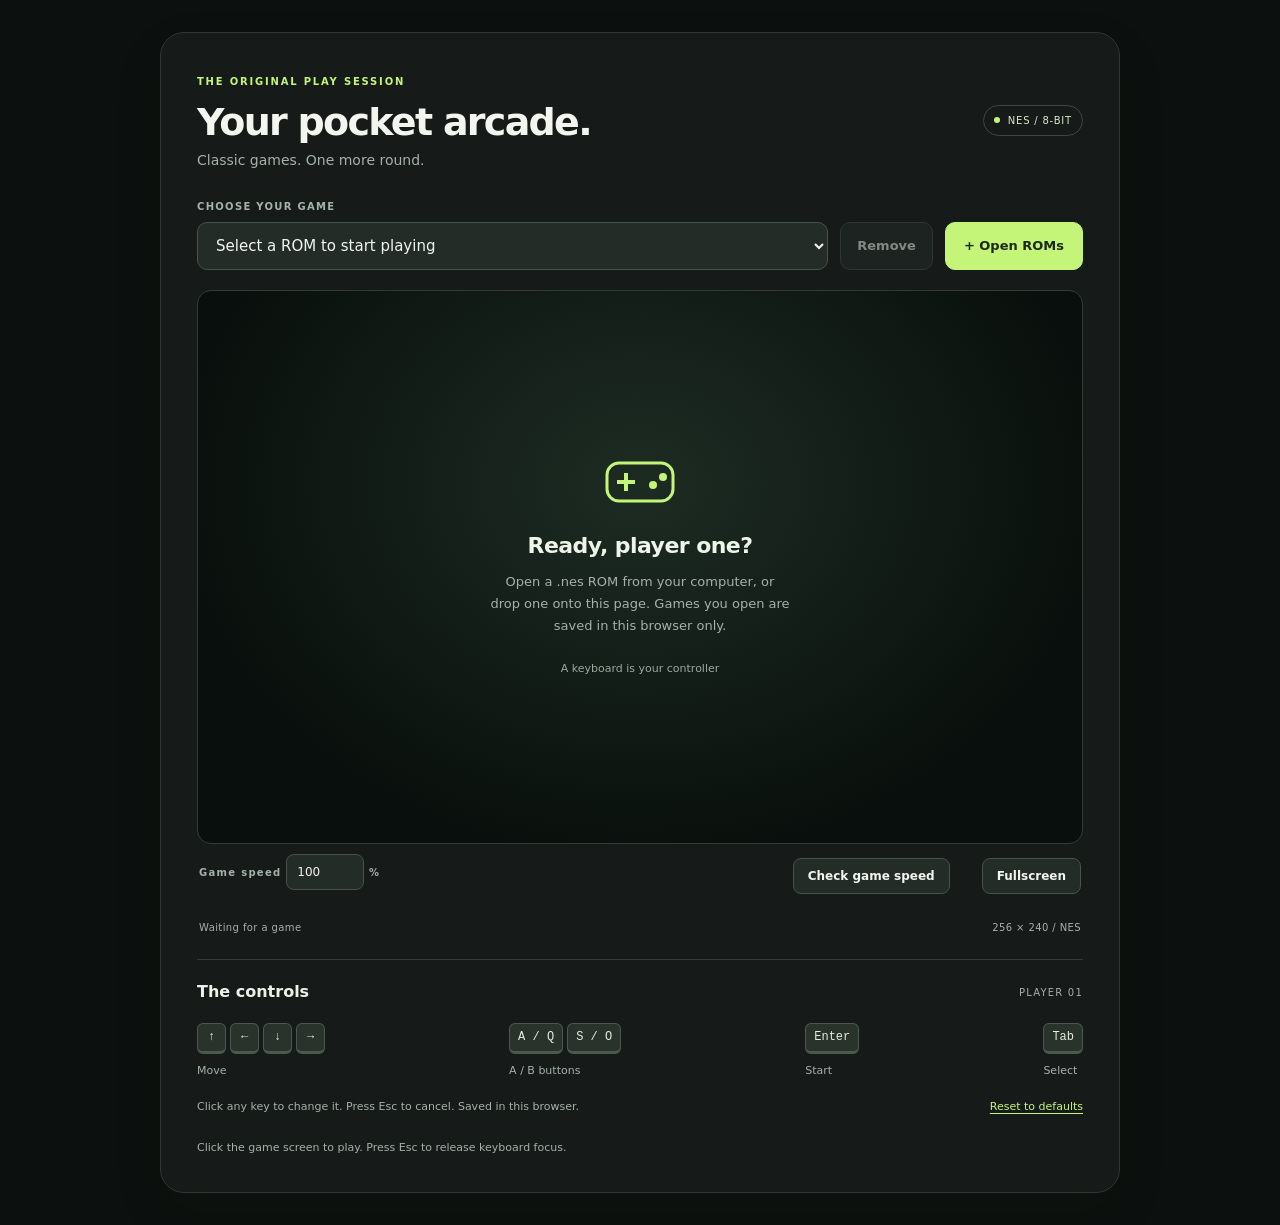
<file: standalone/index.html>
<!doctype html>
<!-- Generated by tools/build-standalone.cjs. Edit standalone/page-template.html or shortcode-template.php instead. -->
<html lang="en">
<head>
<meta charset="utf-8">
<meta name="viewport" content="width=device-width, initial-scale=1">
<title>Retro Game Emulator</title>
<meta name="description" content="Play your own NES ROMs in the browser. Games you open are kept in this browser only.">
<link rel="stylesheet" href="../lib/frontend.css?v=dff73fce00">
<style>
	html { background: #0c100e; }
	body { margin: 0; padding: 0 16px; background: #0c100e; }
	main { max-width: 960px; margin: 0 auto; }
	.rge .rge-remove { min-height: 48px; padding: 10px 16px; border: 1px solid #47534b; border-radius: 10px; background: #242c27; color: #f3f5ef; font: 600 13px/1.4 system-ui, sans-serif; cursor: pointer; white-space: nowrap; }
	.rge .rge-remove:hover:not(:disabled) { border-color: var(--rge-accent); }
	.rge .rge-remove:disabled { opacity: .5; cursor: default; }
	.rge .rge-library-note { margin: -8px 0 20px; color: var(--rge-accent); font-size: 12px; }
	.rge .rge-library-note:empty { display: none; }
	.rge.rge-dragging { outline: 3px dashed var(--rge-accent); outline-offset: -12px; }
	.rge-file { display: none; }
</style>
</head>
<body>
<main>
<section class="rge" aria-label="NES game emulator">
    <header class="rge-header">
        <div><span class="rge-eyebrow">THE ORIGINAL PLAY SESSION</span><h2>Your pocket arcade.</h2><p>Classic games. One more round.</p></div>
        <span class="rge-badge"><span aria-hidden="true"></span> NES / 8-BIT</span>
    </header>
    <div class="rge-library">
        <div class="rge-picker"><label for="rge-library-select">CHOOSE YOUR GAME</label>
            <select id="rge-library-select">
                <option value="">Select a ROM to start playing</option>
            </select>
        </div>
        <button type="button" class="rge-remove" disabled>Remove</button>
        <button type="button" class="rge-upload rge-open">+ Open ROMs</button>
        <input type="file" class="rge-file" accept=".nes" multiple>
    </div>
    <p class="rge-library-note" role="status" aria-live="polite"></p>
    <div class="rge-player">
    <div class="rge-screen">
        <div class="rge-empty">
            <svg width="72" height="52" viewBox="0 0 72 52" fill="none" aria-hidden="true"><rect x="3" y="7" width="66" height="38" rx="12" stroke="currentColor" stroke-width="3"/><path d="M22 17v18M13 26h18" stroke="currentColor" stroke-width="4"/><circle cx="49" cy="29" r="4" fill="currentColor"/><circle cx="59" cy="21" r="4" fill="currentColor"/></svg>
            <h3>Ready, player one?</h3>
            <p class="rge-empty-text">Open a .nes ROM from your computer, or drop one onto this page. Games you open are saved in this browser only.</p>
            <span class="rge-screen-note">A keyboard is your controller</span>
        </div>
        <canvas id="retro-game-emulator-canvas" width="256" height="240" tabindex="0" aria-label="Game screen. Focus here to use the keyboard controls." hidden></canvas>
    </div>
    <div class="rge-player-toolbar">
        <label class="rge-speed-label">Game speed
            <input class="rge-speed" type="number" min="25" max="200" step="1" value="100" aria-label="Game speed percentage"> <span>%</span>
        </label>
        <button type="button" class="rge-speed-check">Check game speed</button>
        <span class="rge-fullscreen-feedback" role="status" aria-live="polite"></span>
        <button type="button" class="rge-fullscreen" hidden aria-pressed="false" data-enter-label="Fullscreen" data-exit-label="Exit fullscreen" data-error-label="Fullscreen could not start. Please try again.">Fullscreen</button>
    </div>
    <p class="rge-speed-result" role="status" aria-live="polite" aria-atomic="true"></p>
    </div>
    <div class="rge-status"><span class="rge-status-text" role="status" aria-live="polite">Waiting for a game</span><span>256 × 240 <span aria-hidden="true">/</span> NES</span></div>
    <div class="rge-controls">
        <div class="rge-controls-heading"><h3>The controls</h3><span>PLAYER 01</span></div>
        <div class="rge-keys">
            <div><span class="rge-key-group"><button type="button" class="rge-remap" data-remap="UP" aria-label="Change Up key" title="Change Up key" aria-pressed="false"><kbd data-control-keys="UP">↑</kbd></button><button type="button" class="rge-remap" data-remap="LEFT" aria-label="Change Left key" title="Change Left key" aria-pressed="false"><kbd data-control-keys="LEFT">←</kbd></button><button type="button" class="rge-remap" data-remap="DOWN" aria-label="Change Down key" title="Change Down key" aria-pressed="false"><kbd data-control-keys="DOWN">↓</kbd></button><button type="button" class="rge-remap" data-remap="RIGHT" aria-label="Change Right key" title="Change Right key" aria-pressed="false"><kbd data-control-keys="RIGHT">→</kbd></button></span><span>Move</span></div>
            <div><span class="rge-key-group"><button type="button" class="rge-remap" data-remap="A" aria-label="Change A button key" title="Change A button key" aria-pressed="false"><kbd data-control-keys="A">A</kbd></button><button type="button" class="rge-remap" data-remap="B" aria-label="Change B button key" title="Change B button key" aria-pressed="false"><kbd data-control-keys="B">S</kbd></button></span><span>A / B buttons</span></div>
            <div><button type="button" class="rge-remap" data-remap="START" aria-label="Change Start key" title="Change Start key" aria-pressed="false"><kbd data-control-keys="START">Enter</kbd></button><span>Start</span></div>
            <div><button type="button" class="rge-remap" data-remap="SELECT" aria-label="Change Select key" title="Change Select key" aria-pressed="false"><kbd data-control-keys="SELECT">Tab</kbd></button><span>Select</span></div>
        </div>
        <div class="rge-controls-help">
            <p>Click any key to change it. Press Esc to cancel. Saved in this browser.</p>
            <button type="button" class="rge-controls-reset">Reset to defaults</button>
        </div>
        <p class="rge-controls-feedback" role="status" aria-live="polite"></p>
        <p class="rge-tip">Click the game screen to play. Press Esc to release keyboard focus.</p>
    </div>
</section>
</main>
<script src="../lib/jsnes.min.js?v=3fc0d6457b"></script>
<script src="../lib/app.js?v=d4d3ec6009"></script>
<script src="standalone.js?v=7e0e497444"></script>
</body>
</html>
</file>
<file: lib/frontend.css>
.rge { --rge-accent: #c4f578; box-sizing: border-box; width: 100%; margin: 32px auto; padding: clamp(18px, 4vw, 36px); border: 1px solid #313735; border-radius: 24px; background: #161b19; color: #f3f5ef; font: 15px/1.5 system-ui, -apple-system, BlinkMacSystemFont, "Segoe UI", sans-serif; box-shadow: 0 20px 50px #101b1718; }
.rge *, .rge *::before, .rge *::after { box-sizing: border-box; }
.rge .rge-header { display: flex; align-items: center; justify-content: space-between; gap: 20px; margin-bottom: 28px; }
.rge .rge-eyebrow { font-size: 10px; font-weight: 700; letter-spacing: .18em; color: var(--rge-accent); }
.rge h2 { margin: 9px 0 6px; color: #f3f5ef; font: 650 clamp(26px, 4vw, 38px)/1.15 system-ui, sans-serif; letter-spacing: -.045em; }
.rge p { margin: 0; color: #a6b1aa; font-size: 14px; }
.rge .rge-badge { flex-shrink: 0; display: flex; align-items: center; gap: 8px; padding: 7px 10px; border: 1px solid #3d493c; border-radius: 30px; color: #d6e8c6; font-size: 10px; letter-spacing: .08em; }
.rge-badge > span { width: 6px; height: 6px; border-radius: 50%; background: var(--rge-accent); }
.rge-library { display: flex; gap: 12px; align-items: end; margin-bottom: 20px; }
.rge-picker { flex: 1; min-width: 0; }
.rge label { display: block; margin-bottom: 8px; color: #a6b1aa; font-size: 10px; font-weight: 700; letter-spacing: .13em; }
.rge select { width: 100%; min-height: 48px; padding: 10px 32px 10px 14px; border: 1px solid #47534b; border-radius: 10px; background: #242c27; color: #f3f5ef; font: inherit; text-overflow: ellipsis; }
.rge .rge-upload { min-height: 48px; padding: 10px 18px; border: 1px solid var(--rge-accent); border-radius: 10px; background: var(--rge-accent); color: #1c2914; font: 650 13px/1.4 system-ui, sans-serif; cursor: pointer; white-space: nowrap; }
.rge .rge-upload:hover { background: #d5ffa0; }
.rge :focus-visible { outline: 3px solid var(--rge-accent); outline-offset: 4px; }
.rge-screen { display: grid; place-items: center; min-height: 300px; aspect-ratio: 16 / 10; overflow: hidden; border: 1px solid #323c34; border-radius: 14px; background: radial-gradient(ellipse at 50% 35%, #1d2c23, #090f0c 75%); }
.rge-empty { max-width: 340px; padding: 30px 20px; text-align: center; }
.rge-empty svg { color: var(--rge-accent); margin-bottom: 18px; }
.rge .rge-empty h3 { margin: 0 0 10px; color: #eef4e9; font: 600 22px/1.3 system-ui, sans-serif; letter-spacing: -.025em; }
.rge .rge-empty p { font-size: 13px; line-height: 1.7; }
.rge-screen-note { display: inline-block; margin-top: 24px; color: #9baa9e; font-size: 11px; }
.rge canvas { display: block; width: auto; height: auto; max-width: 100%; max-height: 65vh; aspect-ratio: 256 / 240; image-rendering: pixelated; background: #000; }
.rge canvas[hidden], .rge-empty[hidden] { display: none; }
.rge-screen:has(canvas:not([hidden])) { aspect-ratio: auto; background: #050806; padding: 12px; }
.rge canvas:not([hidden]) { width: 100%; object-fit: contain; }
.rge-status { display: flex; justify-content: space-between; gap: 15px; padding: 12px 2px 24px; color: #a6b1aa; font-size: 10px; letter-spacing: .04em; }
.rge-status-text { overflow-wrap: anywhere; }
.rge-status > span:last-child { flex-shrink: 0; }
.rge-controls { padding-top: 22px; border-top: 1px solid #333d36; }
.rge-controls-heading { display: flex; align-items: center; justify-content: space-between; gap: 12px; margin-bottom: 20px; }
.rge .rge-controls-heading h3 { margin: 0; color: #edf2e9; font: 600 16px/1.3 system-ui, sans-serif; }
.rge-controls-heading > span { color: #a6b1aa; font-size: 10px; letter-spacing: .12em; }
.rge-keys { display: flex; justify-content: space-between; flex-wrap: wrap; gap: 20px; }
.rge-keys > div { display: flex; flex-direction: column; align-items: flex-start; gap: 9px; color: #a6b1aa; font-size: 11px; }
.rge-key-group { display: flex; gap: 4px; }
.rge kbd { display: inline-block; min-width: 29px; padding: 5px 8px; border: 1px solid #4b594e; border-bottom-width: 3px; border-radius: 6px; background: #29332c; color: #e5edde; font: 12px/1.4 ui-monospace, monospace; text-align: center; }
.rge .rge-tip { margin-top: 20px; font-size: 11px; }
@media (max-width: 520px) { .rge .rge-header { flex-wrap: wrap; gap: 14px; } .rge-library { flex-wrap: wrap; } .rge-picker { flex-basis: 100%; } .rge-screen { min-height: 280px; } .rge-keys { display: grid; grid-template-columns: 1fr 1fr; } }

.rge .rge-remap { padding: 0; border: 0; border-radius: 6px; background: transparent; color: inherit; cursor: pointer; }
.rge .rge-remap kbd { cursor: inherit; }
.rge .rge-remap:hover kbd, .rge .rge-remap[aria-pressed="true"] kbd { border-color: var(--rge-accent); background: #35472a; }
.rge-key-group { flex-wrap: wrap; }
.rge-controls-help { display: flex; align-items: center; justify-content: space-between; flex-wrap: wrap; gap: 8px 16px; margin-top: 16px; }
.rge .rge-controls-help p { font-size: 11px; }
.rge .rge-controls-reset { padding: 4px 0; border: 0; background: transparent; color: var(--rge-accent); font: 11px/1.5 system-ui, sans-serif; text-decoration: underline; text-underline-offset: 3px; cursor: pointer; }
.rge .rge-controls-feedback { margin-top: 8px; color: var(--rge-accent); font-size: 11px; }
.rge .rge-controls-feedback:empty { margin: 0; }

.rge-player-toolbar { display: flex; align-items: center; justify-content: flex-end; gap: 16px; padding: 10px 2px; }
.rge-player-toolbar[hidden] { display: none; }
.rge-fullscreen-feedback { color: #a6b1aa; font-size: 12px; }
.rge .rge-fullscreen, .rge .rge-speed-check { flex-shrink: 0; padding: 8px 14px; border: 1px solid #47534b; border-radius: 8px; background: #242c27; color: #f3f5ef; font: 600 12px/1.5 system-ui, sans-serif; cursor: pointer; }
.rge .rge-fullscreen:hover, .rge .rge-speed-check:hover { border-color: var(--rge-accent); }
.rge-player:fullscreen { display: flex; flex-direction: column; width: 100%; height: 100%; padding: 0; background: #000; }
.rge-player:fullscreen .rge-screen { flex: 1; min-width: 0; min-height: 0; width: 100%; aspect-ratio: auto; grid-template-rows: minmax(0, 1fr); grid-template-columns: minmax(0, 1fr); padding: 0; border: 0; border-radius: 0; background: #000; }
/* Contain the native 256 × 240 picture without stretching or cropping. */
.rge-player:fullscreen canvas { width: 100%; height: 100%; min-height: 0; max-width: 100%; max-height: 100%; object-fit: contain; }
.rge-player:fullscreen .rge-player-toolbar { flex-shrink: 0; padding: 10px 16px; }

.rge-player-toolbar { flex-wrap: wrap; }
.rge-speed-label { display: flex; align-items: center; gap: 10px; margin-right: auto; color: #a6b1aa; font-size: 12px; }
.rge .rge-speed { width: 78px; padding: 8px 10px; border: 1px solid #47534b; border-radius: 8px; background: #242c27; color: #f3f5ef; font: 12px/1.5 system-ui, sans-serif; }
.rge .rge-fullscreen[hidden] { display: none; }

.rge .rge-speed-check:disabled { opacity: .65; cursor: wait; }
.rge .rge-speed-result { padding: 0 2px 12px; color: #cbd6cd; font-size: 12px; }
.rge .rge-speed-result:empty { display: none; }
.rge-player:fullscreen .rge-speed-result { flex-shrink: 0; max-height: 25vh; overflow-y: auto; padding: 0 16px 12px; }
</file>
